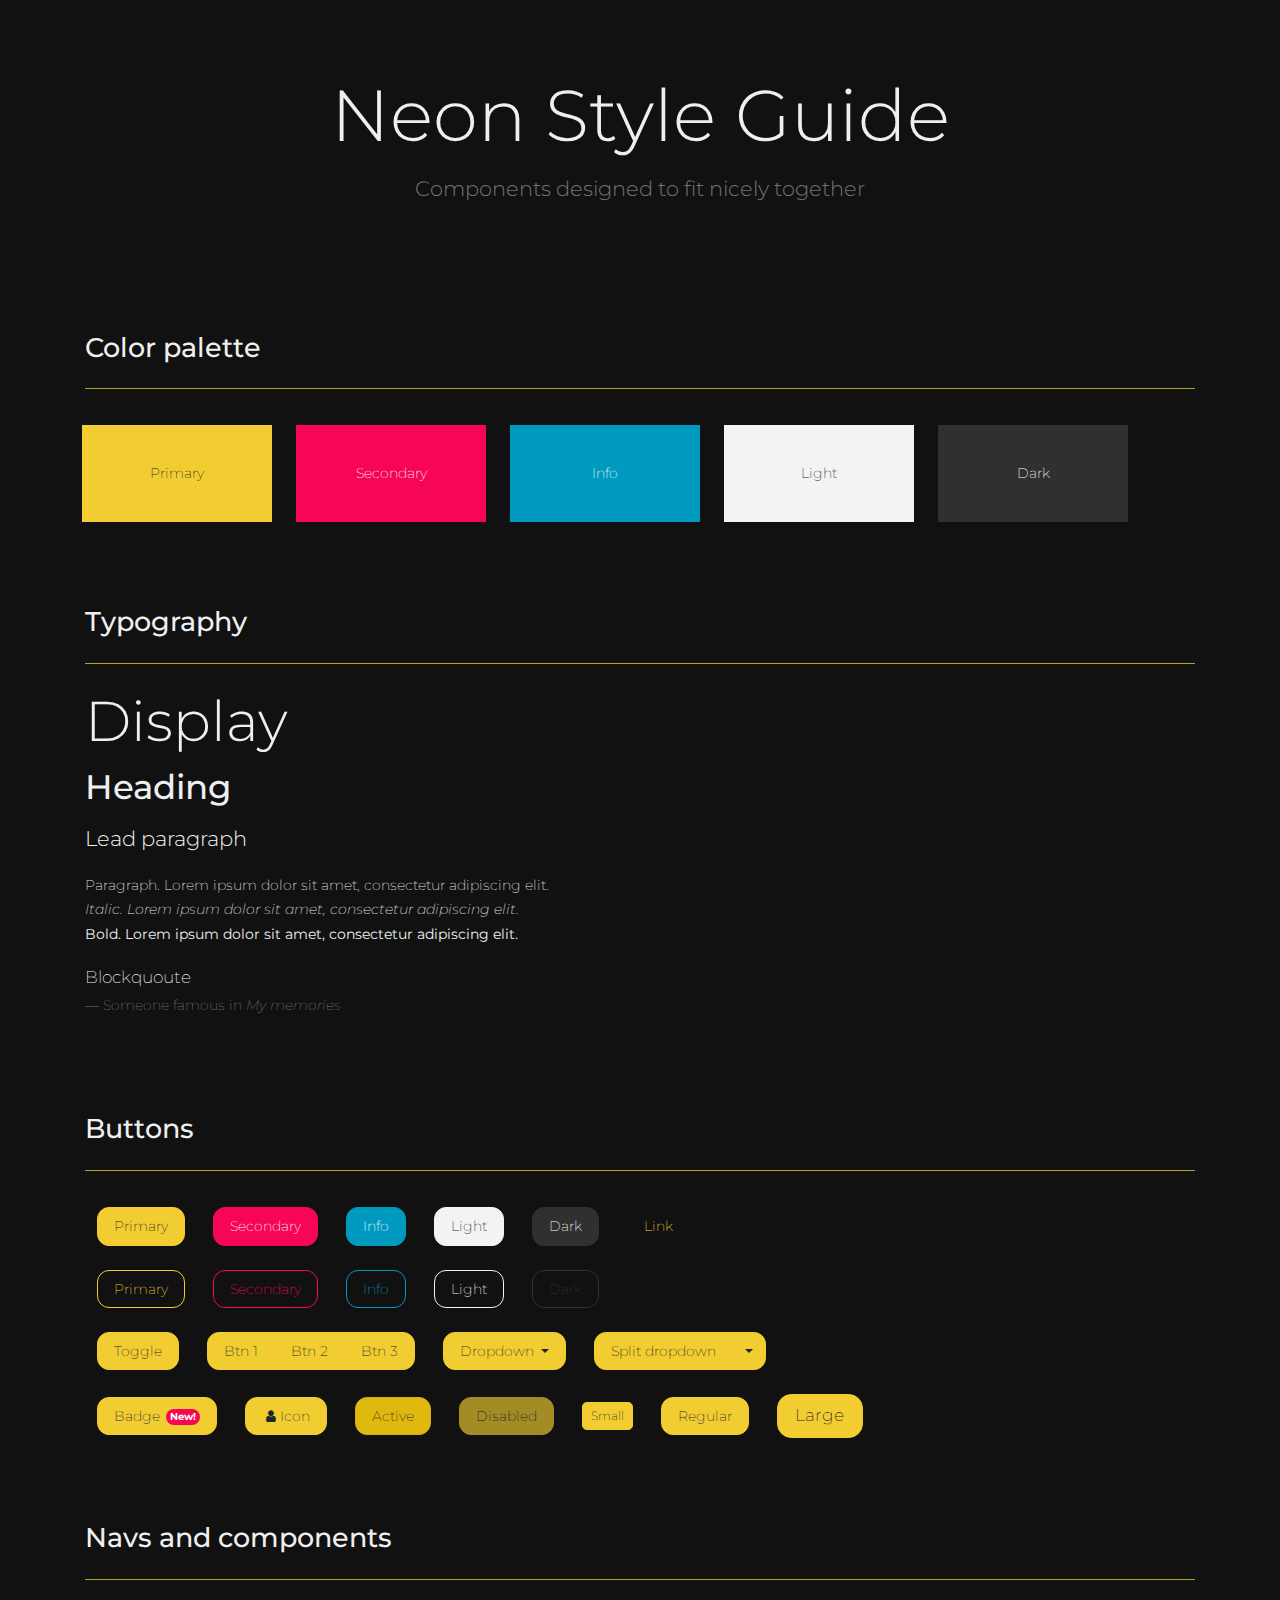
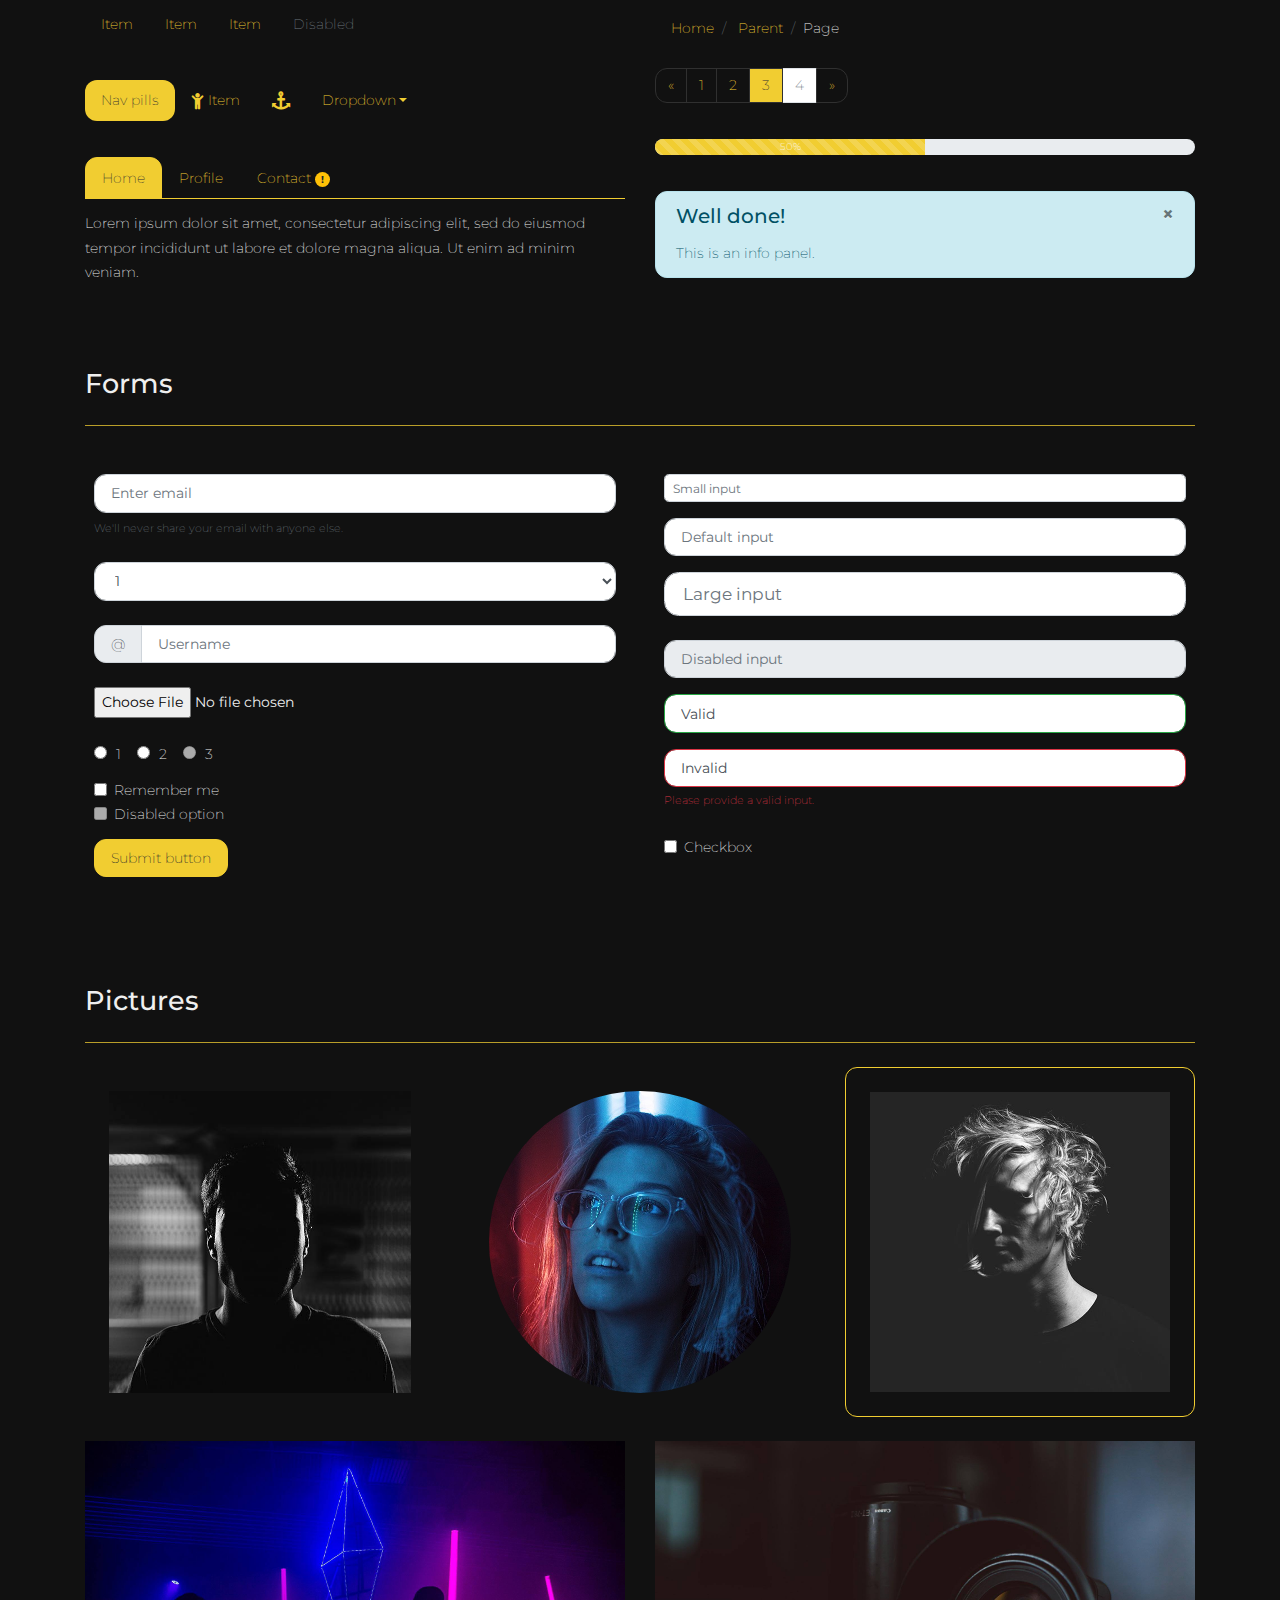
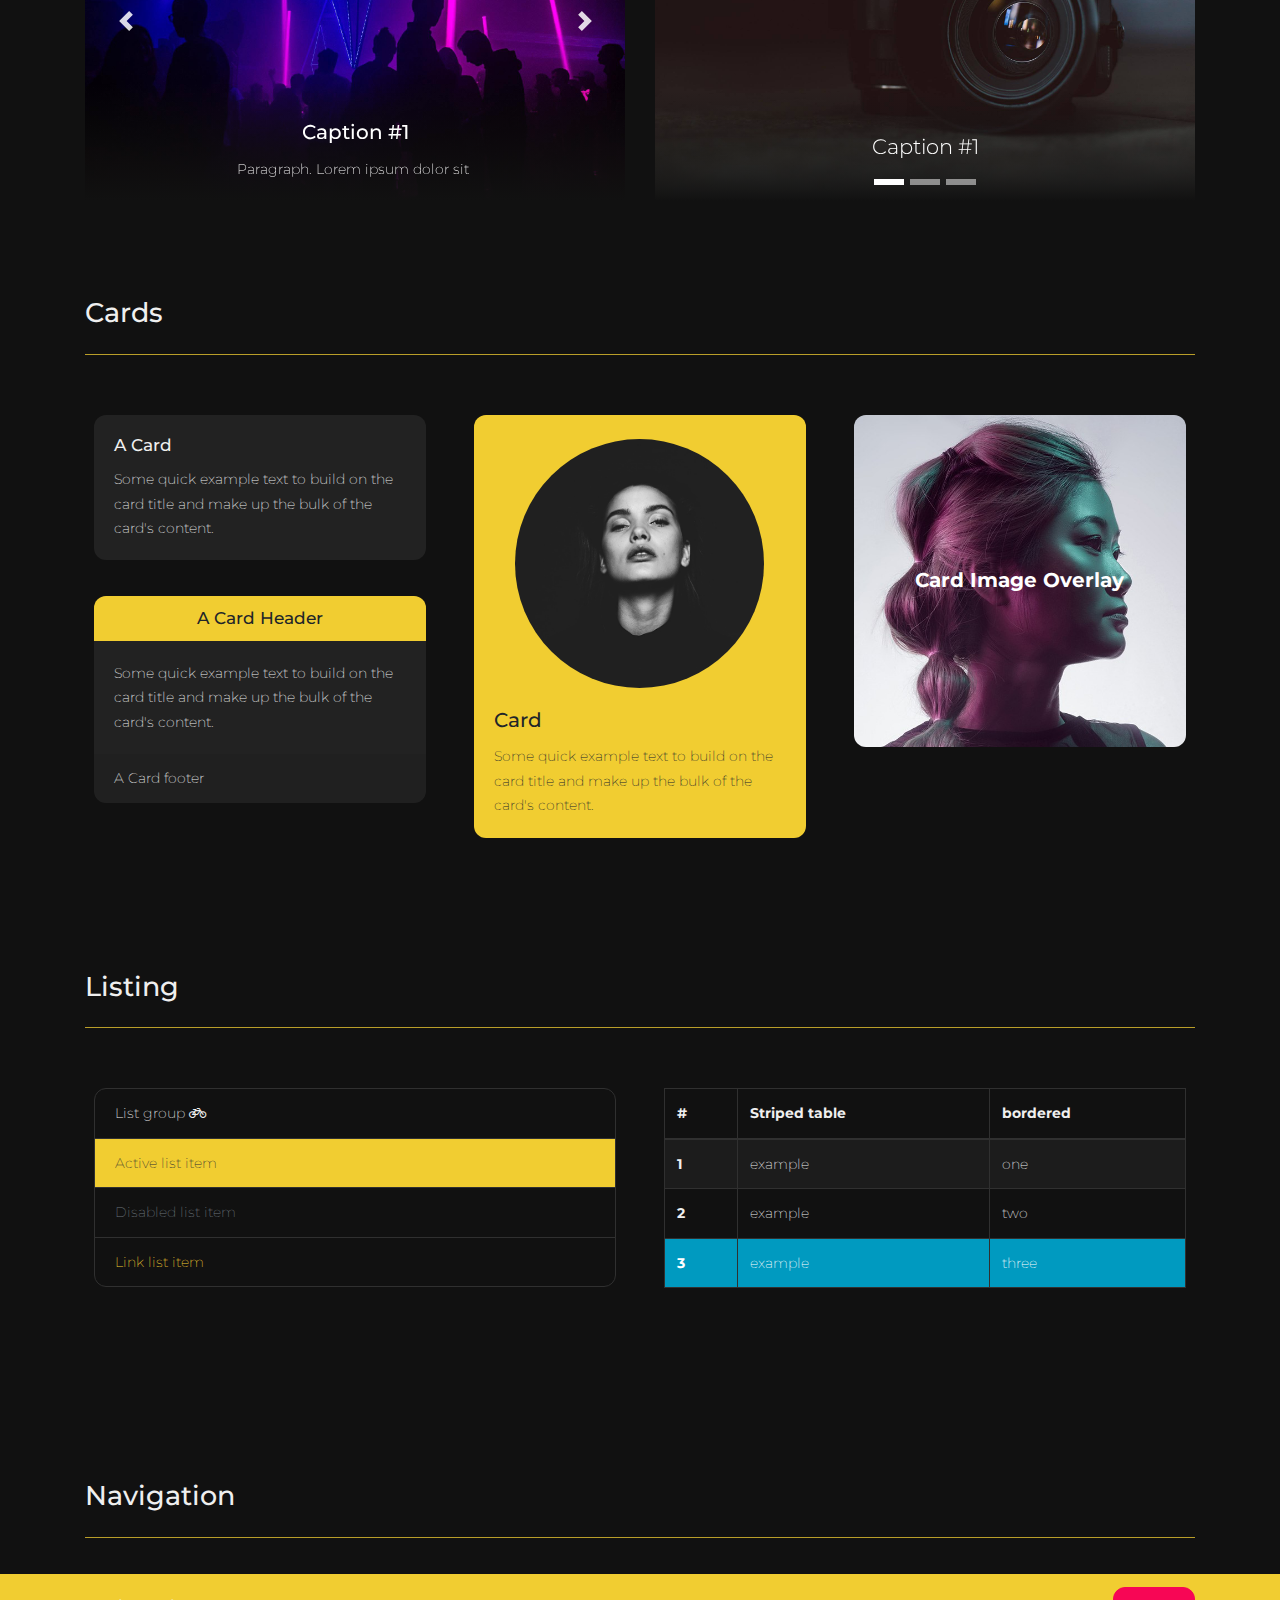
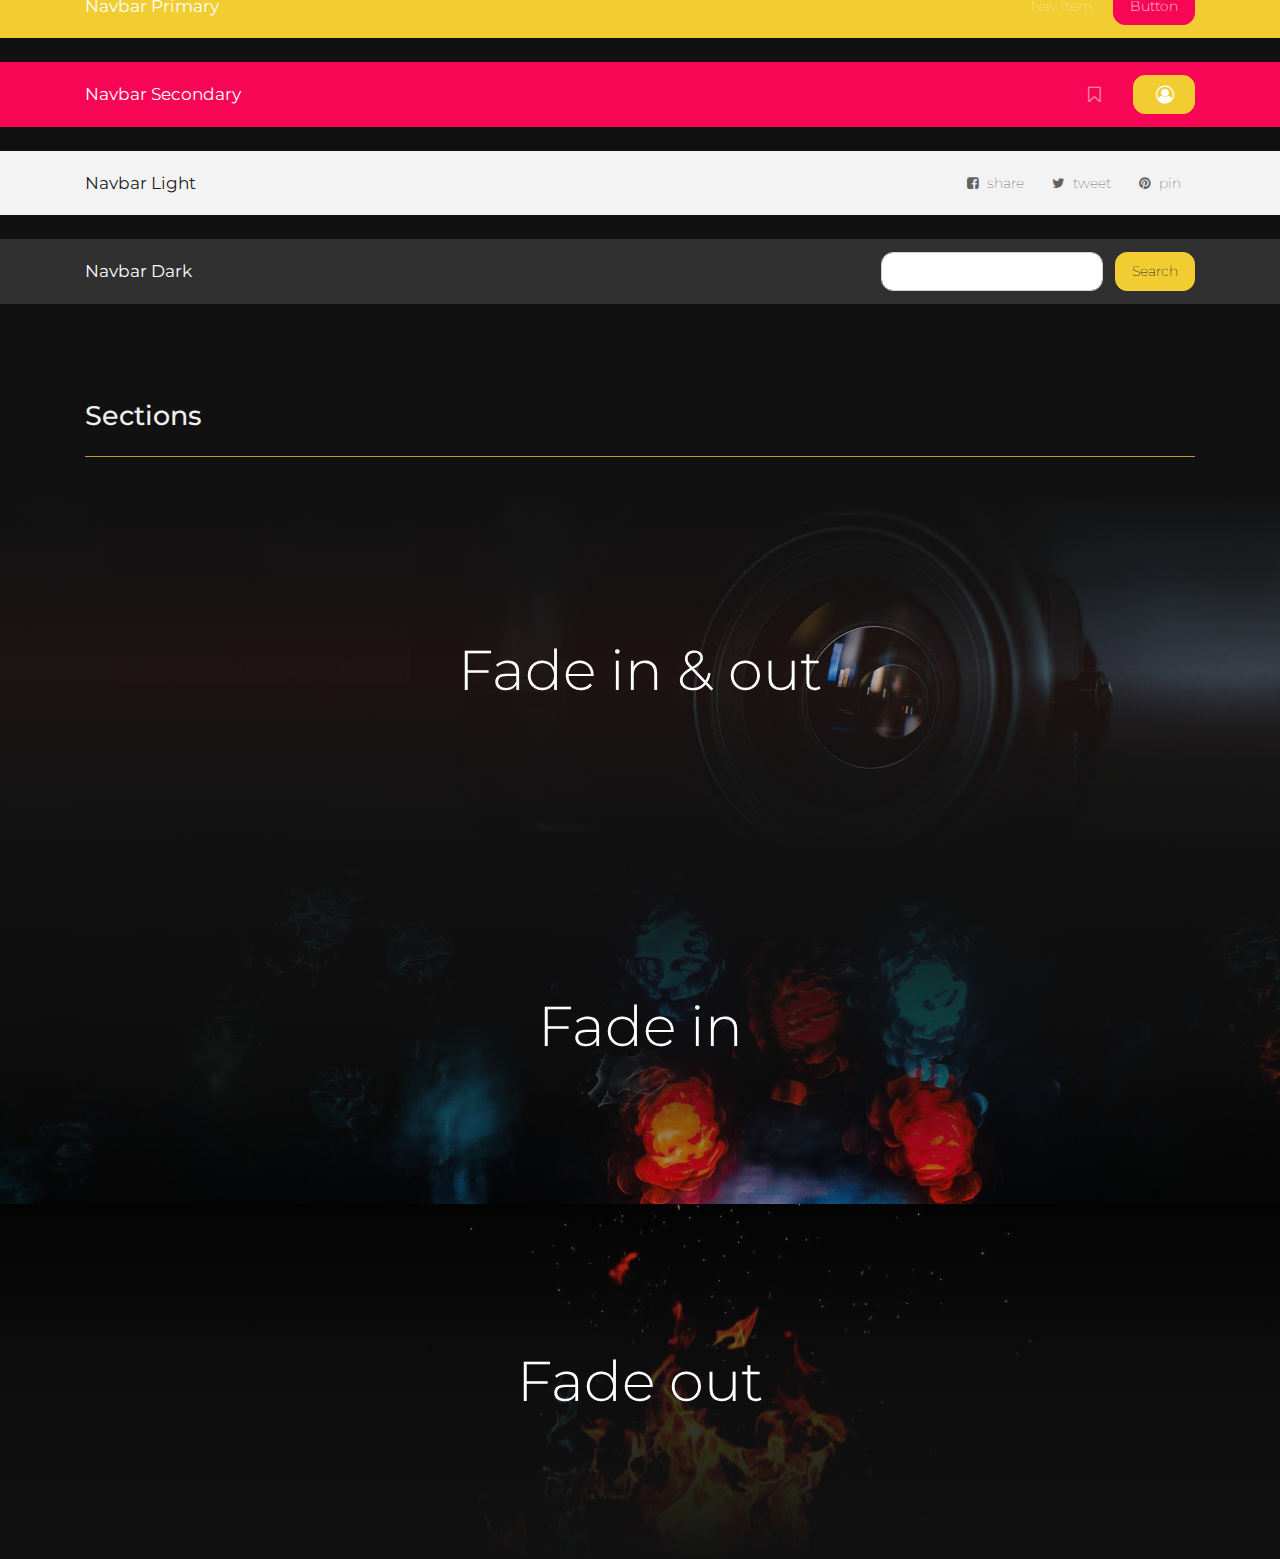
<file: styleguide.html>
<!DOCTYPE html>
<html>

<head>
  <meta charset="utf-8">
  <meta name="viewport" content="width=device-width, initial-scale=1">
  <!-- PAGE settings -->
  <link rel="icon" href="https://templates.pingendo.com/assets/Pingendo_favicon.ico">
  <title>Styleguide</title>
  <meta name="author" content="Pingendo">
  <!-- CSS dependencies -->
  <link rel="stylesheet" href="https://cdnjs.cloudflare.com/ajax/libs/font-awesome/4.7.0/css/font-awesome.min.css" type="text/css">
  <link rel="stylesheet" href="neon.css" type="text/css"> </head>

<body>
  <div class="py-5 text-center">
    <div class="container">
      <div class="row">
        <div class="col-12">
          <h1 class="display-3 text-capitalize">neon style guide</h1>
          <p class="lead text-muted">Components designed to fit nicely together </p>
        </div>
      </div>
    </div>
  </div>
  <div class="py-4">
    <div class="container">
      <div class="row">
        <div class="col-12">
          <h2>Color palette</h2>
          <hr>
          <div class="row text-center">
            <div class="col-md-2 bg-primary m-2">
              <p class="m-0 p-4">Primary</p>
            </div>
            <div class="col-md-2 bg-secondary m-2">
              <p class="m-0 p-4">Secondary</p>
            </div>
            <div class="col-md-2 bg-info m-2">
              <p class="m-0 p-4">Info</p>
            </div>
            <div class="col-md-2 bg-light m-2">
              <p class="m-0 p-4">Light</p>
            </div>
            <div class="col-md-2 bg-dark m-2">
              <p class="m-0 p-4">Dark</p>
            </div>
          </div>
        </div>
      </div>
    </div>
  </div>
  <div class="py-4">
    <div class="container">
      <div class="row">
        <div class="col-12">
          <h2>Typography</h2>
          <hr>
          <h1 class="display-4"> Display </h1>
          <h1>Heading</h1>
          <p class="lead">Lead paragraph </p>
          <p>Paragraph. Lorem ipsum dolor sit amet, consectetur adipiscing elit. <br><i>Italic. Lorem ipsum dolor sit amet, consectetur adipiscing elit.</i> <br><b>Bold. Lorem ipsum dolor sit amet, consectetur adipiscing elit.</b></p>
          <div class="blockquote">
            <p class="mb-0">Blockquoute</p>
            <div class="blockquote-footer">Someone famous in <cite>My memories</cite></div>
          </div>
        </div>
      </div>
    </div>
  </div>
  <div class="py-4">
    <div class="container">
      <div class="row">
        <div class="col-12">
          <h2>Buttons</h2>
          <hr> </div>
      </div>
      <div class="row">
        <div class="col-12"> <a class="btn btn-primary m-2" href="#">Primary</a> <a class="btn btn-secondary m-2" href="#">Secondary</a> <a class="btn btn-info m-2" href="#">Info</a> <a class="btn btn-light m-2" href="#">Light</a> <a class="btn btn-dark m-2" href="#">Dark</a>          <a class="btn btn-link m-2" href="#">Link</a> </div>
      </div>
      <div class="row">
        <div class="col-12"> <a class="btn btn-outline-primary m-2" href="#">Primary</a> <a class="btn btn-outline-secondary m-2" href="#">Secondary</a> <a class="btn btn-outline-info m-2" href="#">Info</a> <a class="btn btn-outline-light m-2" href="#">Light</a> <a class="btn btn-outline-dark m-2"
            href="#">Dark</a> </div>
      </div>
      <div class="row">
        <div class="col-12"> <a class="btn btn-primary m-2" href="" aria-pressed="false" autocomplete="off" data-toggle="button">Toggle</a>
          <div class="btn-group m-2"> <a href="#" class="btn btn-primary">Btn 1</a> <a href="#" class="btn btn-primary">Btn 2</a> <a href="#" class="btn btn-primary">Btn 3</a> </div>
          <div class="btn-group m-2"> <button class="btn btn-primary dropdown-toggle" data-toggle="dropdown">Dropdown </button>
            <div class="dropdown-menu">
              <h6 class="dropdown-header">Dropdown header</h6> <a class="dropdown-item" href="#">Option 1</a> <a class="dropdown-item" href="#">Option 2</a> <a class="dropdown-item disabled" href="#">Disabled option</a>
              <div class="dropdown-divider"></div> <a class="dropdown-item" href="#">Separated link</a> </div>
          </div>
          <div class="btn-group m-2"> <button type="button" class="btn btn-primary" href="#">Split dropdown</button> <button type="button" class="btn dropdown-toggle dropdown-toggle-split btn-primary" data-toggle="dropdown" aria-expanded="false" aria-haspopup="true"></button>
            <div
              class="dropdown-menu"> <a class="dropdown-item" href="#">Action</a> <a class="dropdown-item" href="#">Another action</a> <a class="dropdown-item" href="#">Something else here</a>
              <div class="dropdown-divider"></div> <a class="dropdown-item" href="#">Separated link</a> </div>
        </div>
      </div>
    </div>
    <div class="row">
      <div class="col-12"> <a class="btn btn-primary m-2" href="">Badge<span class="badge badge-secondary ml-1">New!</span></a> <a class="btn btn-primary m-2" href="#"><i class="fa fa-user fa-fw"></i>Icon</a> <a class="btn active btn-primary m-2" href="">Active</a> <a class="btn disabled btn-primary m-2"
          href="">Disabled</a> <a class="btn btn-sm btn-primary m-2" href="">Small</a> <a class="btn btn-primary m-2" href="">Regular</a> <a class="btn btn-lg btn-primary m-2" href="">Large</a> </div>
    </div>
  </div>
  </div>
  <div class="py-4">
    <div class="container">
      <div class="row">
        <div class="col-12">
          <h2>Navs and components</h2>
          <hr> </div>
      </div>
      <div class="row">
        <div class="col-md-6">
          <ul class="nav">
            <li class="nav-item"> <a class="nav-link" href="#">Item</a> </li>
            <li class="nav-item"> <a class="nav-link" href="#">Item</a> </li>
            <li class="nav-item"> <a href="#" class="nav-link">Item</a> </li>
            <li class="nav-item"> <a class="nav-link disabled" href="#">Disabled</a> </li>
          </ul>
          <ul class="nav nav-pills my-4">
            <li class="nav-item"> <a href="#" class="nav-link active">Nav pills</a> </li>
            <li class="nav-item"> <a class="nav-link" href="#"><i class="fa fa-lg fa-child"></i> Item</a> </li>
            <li class="nav-item"> <a class="nav-link" href="#"><i class="fa fa-lg fa-anchor mt-1"></i></a> </li>
            <li class="nav-item dropdown"> <a class="nav-link dropdown-toggle" data-toggle="dropdown" href="#" role="button" aria-haspopup="true" aria-expanded="false">Dropdown</a>
              <div class="dropdown-menu"> <a class="dropdown-item" href="#">Option 1</a> <a class="dropdown-item" href="#">Option 2</a>
                <div class="dropdown-divider"></div> <a class="dropdown-item" href="#">Separated link</a> </div>
            </li>
          </ul>
          <ul class="nav nav-tabs">
            <li class="nav-item"> <a href="#home" class="nav-link active" aria-controls="home" aria-selected="true" data-toggle="tab" id="home-tab" role="tab">Home</a> </li>
            <li class="nav-item"> <a class="nav-link" href="#profile" aria-controls="profile" aria-selected="false" data-toggle="tab" id="profile-tab" role="tab">Profile</a> </li>
            <li class="nav-item"> <a href="#contact" class="nav-link" aria-controls="contact" aria-selected="false" data-toggle="tab" id="contact-tab" role="tab">Contact <span class="badge badge-pill badge-warning">!</span></a> </li>
          </ul>
          <div class="tab-content my-2" id="myTabContent">
            <div class="tab-pane fade show active" id="home" role="tabpanel" aria-labelledby="home-tab">Lorem ipsum dolor sit amet, consectetur adipiscing elit, sed do eiusmod tempor incididunt ut labore et dolore magna aliqua. Ut enim ad minim veniam.</div>
            <div class="tab-pane fade" id="profile" role="tabpanel" aria-labelledby="profile-tab">Quis nostrud exercitation ullamco laboris nisi ut aliquip ex ea commodo consequat. Duis aute irure dolor in reprehenderit in voluptate velit esse cillum dolore eu fugiat nulla pariatur.</div>
            <div class="tab-pane fade" id="contact" role="tabpanel"
              aria-labelledby="contact-tab">Excepteur sint occaecat cupidatat non proident, sunt in culpa qui officia deserunt mollit anim id est laborum. Consectetur adipiscing elit, sed do eiusmod tempor incididunt. </div>
          </div>
        </div>
        <div class="col-md-6">
          <ul class="breadcrumb">
            <li class="breadcrumb-item"> <a href="#">Home</a> </li>
            <li class="breadcrumb-item"> <a href="#">Parent</a> </li>
            <li class="breadcrumb-item active">Page</li>
          </ul>
          <ul class="pagination">
            <li class="page-item"> <a class="page-link" href="#" aria-label="Previous"> <span aria-hidden="true">«</span> <span class="sr-only">Previous</span> </a> </li>
            <li class="page-item"> <a class="page-link" href="#">1</a> </li>
            <li class="page-item"> <a class="page-link" href="#">2</a> </li>
            <li class="page-item active"> <a class="page-link" href="#">3</a> </li>
            <li class="page-item disabled"> <a class="page-link" href="#">4</a> </li>
            <li class="page-item"> <a class="page-link" href="#" aria-label="Next"> <span aria-hidden="true">»</span> <span class="sr-only">Next</span> </a> </li>
          </ul>
          <div class="progress my-4">
            <div class="progress-bar progress-bar-striped" role="progressbar" style="width: 50%" aria-valuenow="50" aria-valuemin="0" aria-valuemax="100">50%</div>
          </div>
          <div class="alert alert-info" role="alert"> <button type="button" class="close" data-dismiss="alert" aria-label="Close">×</button>
            <h4 class="alert-heading">Well done! </h4>
            <p class="mb-0">This is an info panel.</p>
          </div>
        </div>
      </div>
    </div>
  </div>
  <div class="py-4">
    <div class="container">
      <div class="row">
        <div class="col-12">
          <h2>Forms</h2>
          <hr> </div>
      </div>
      <div class="row">
        <div class="col-md-6 p-3">
          <form method="post" action="">
            <div class="form-group mb-1"> <input type="email" name="email" class="form-control" placeholder="Enter email"> </div> <small id="emailHelp" class="form-text text-muted">We'll never share your email with anyone else.</small>
            <div class="form-group my-3"><select class="form-control"><option value="1">1</option><option value="2">2</option><option value="3">3</option></select></div>
            <div class="form-group my-3">
              <div class="input-group">
                <div class="input-group-prepend"><span class="input-group-text" id="basic-addon1">@</span></div> <input type="text" class="form-control" id="inlineFormInputGroup" placeholder="Username"> </div>
            </div>
            <div class="form-group my-3"> <input type="file" class="form-control-file" id="exampleFormControlFile1"> </div>
            <div class="form-check form-check-inline"> <label class="form-check-label">
                <input class="form-check-input" type="radio" value="option1" id="inlineRadio1" name="inlineRadioOptions"> 1
              </label> </div>
            <div class="form-check form-check-inline"> <label class="form-check-label">
                <input class="form-check-input" type="radio" value="option2" id="inlineRadio2" name="inlineRadioOptions"> 2
              </label> </div>
            <div class="form-check form-check-inline disabled"> <label class="form-check-label">
                <input class="form-check-input" type="radio" name="inlineRadioOptions" id="inlineRadio3" value="option3" disabled=""> 3
              </label> </div>
            <div class="form-check mt-2"> <input class="form-check-input" type="checkbox" id="exampleCheck1" value="on"><label class="form-check-label" for="exampleCheck1">Remember me</label></div>
            <div class="form-check disabled"> <label class="form-check-label"> <input class="form-check-input" type="checkbox" value="" disabled=""> Disabled option </label> </div> <button type="submit" class="btn btn-primary my-2">Submit button</button> </form>
        </div>
        <div class="col-md-6 p-3">
          <form class="" method="post" action="">
            <div class="form-group"> <input type="email" class="form-control form-control-sm" placeholder="Small input" name="email"> </div>
            <div class="form-group"> <input type="email" class="form-control" name="email" placeholder="Default input"> </div>
            <div class="form-group"> <input type="text" class="form-control form-control-lg" placeholder="Large input"> </div>
          </form>
          <form class="my-3" method="post" action="">
            <div class="form-group"> <input type="text" class="form-control" placeholder="Disabled input" id="disabledTextInput" disabled=""> </div>
            <div class="form-group"> <input type="text" class="form-control is-valid" placeholder="First name" id="validationServer01" required="" value="Valid"> </div>
            <div class="form-group"> <input type="text" class="form-control is-invalid" placeholder="First name" id="validationServer01" required="" value="Invalid">
              <div class="invalid-feedback">Please provide a valid input.</div>
            </div>
          </form>
          <form>
            <div class="form-group">
              <div class="form-check"> <input class="form-check-input" type="checkbox" id="exampleCheck1" value="on"><label class="form-check-label" for="exampleCheck1">Checkbox</label></div>
            </div>
          </form>
        </div>
      </div>
    </div>
  </div>
  <div class="py-4">
    <div class="container">
      <div class="row">
        <div class="col-md-12">
          <h2>Pictures</h2>
          <hr> </div>
      </div>
      <div class="row text-center">
        <div class="col-md-4"> <img class="img-fluid p-3" src="assets/styleguide/people_1.jpg" alt="Card image"> </div>
        <div class="col-md-4"> <img class="img-fluid rounded-circle p-3" src="assets/styleguide/people_2.jpg" alt="Card image"> </div>
        <div class="col-md-4"> <img class="img-fluid img-thumbnail p-3" src="assets/styleguide/people_3.jpg" alt="Card image"> </div>
      </div>
      <div class="row">
        <div class="col-md-6">
          <div class="carousel slide my-3" data-ride="carousel" id="carousel-1">
            <div class="carousel-inner" role="listbox">
              <div class="carousel-item active"> <img class="d-block img-fluid" src="assets/styleguide/cover_2.jpg" data-holder-rendered="true">
                <div class="carousel-caption">
                  <h4>Caption #1</h4>
                  <p class="mb-0">Paragraph. Lorem ipsum dolor sit&nbsp;</p>
                </div>
              </div>
              <div class="carousel-item"> <img class="d-block img-fluid" src="assets/styleguide/cover_3.jpg" data-holder-rendered="true">
                <div class="carousel-caption">
                  <h4>Caption #2</h4>
                  <p class="mb-0">Paragraph. Lorem ipsum dolor sit&nbsp;</p>
                </div>
              </div>
            </div> <a class="carousel-control-prev" role="#carousel-1" data-slide="prev" href="#carousel-1"> <span class="carousel-control-prev-icon" aria-hidden="true"></span> <span class="sr-only">Previous</span> </a> <a class="carousel-control-next" role="button"
              data-slide="next" href="#carousel-1"> <span class="carousel-control-next-icon" aria-hidden="true"></span> <span class="sr-only">Next</span> </a> </div>
        </div>
        <div class="col-md-6">
          <div class="carousel slide my-3" data-ride="carousel" id="carousel-2" data-interval="5000">
            <ol class="carousel-indicators">
              <li data-target="#carousel-2" data-slide-to="0" class="active">&nbsp;</li>
              <li data-target="#carousel-2" data-slide-to="1">&nbsp;</li>
              <li data-target="#carousel-2" data-slide-to="2">&nbsp;</li>
            </ol>
            <div class="carousel-inner" role="listbox">
              <div class="carousel-item active"> <img class="d-block img-fluid" src="assets/styleguide/cover_1.jpg" data-holder-rendered="true">
                <div class="carousel-caption">
                  <p class="lead">Caption #1</p>
                </div>
              </div>
              <div class="carousel-item"> <img class="d-block img-fluid" src="assets/styleguide/cover_4.jpg" data-holder-rendered="true">
                <div class="carousel-caption">
                  <p class="lead">Caption #2</p>
                </div>
              </div>
            </div>
          </div>
        </div>
      </div>
    </div>
  </div>
  <div class="py-4">
    <div class="container">
      <div class="row">
        <div class="col-12">
          <h2>Cards</h2>
          <hr class="mb-4"> </div>
      </div>
      <div class="row">
        <div class="col-md-4 p-3">
          <div class="card">
            <div class="card-body">
              <h5>A Card</h5>
              <p class="card-text">Some quick example text to build on the card title and make up the bulk of the card's content.</p>
            </div>
          </div>
          <div class="card my-4">
            <div class="card-header bg-primary">
              <h5 class="mb-0 text-center">A Card Header</h5>
            </div>
            <div class="card-body">
              <p class="card-text">Some quick example text to build on the card title and make up the bulk of the card's content.</p>
            </div>
            <div class="card-footer">A Card footer</div>
          </div>
        </div>
        <div class="col-md-4 p-3">
          <div class="bg-primary card"> <img class="img-fluid rounded-circle w-75 mx-auto mt-3" src="assets/styleguide/people_5.jpg" alt="Card image">
            <div class="card-body">
              <h4 class="card-title">Card</h4>
              <p class="card-text">Some quick example text to build on the card title and make up the bulk of the card's content.</p>
            </div>
          </div>
        </div>
        <div class="col-md-4 p-3">
          <div class="card">
            <div class="card-img-overlay align-items-center d-flex">
              <h4 class="w-100 text-center mb-0 text-white"><b>Card Image Overlay</b></h4>
            </div> <img class="img-fluid w-100 rounded" src="assets/styleguide/people_6.jpg" alt="Card image"> </div>
        </div>
      </div>
    </div>
  </div>
  <div class="py-5">
    <div class="container">
      <div class="row">
        <div class="col-12">
          <h2>Listing</h2>
          <hr class="mb-4"> </div>
      </div>
      <div class="row">
        <div class="col-md-6 p-3">
          <ul class="list-group">
            <li class="list-group-item">List group <i class="fa fa-fw fa-bicycle"></i> </li>
            <li class="list-group-item active"> Active list item</li>
            <li class="list-group-item disabled">Disabled list item</li> <a href="#" class="list-group-item list-group-item-action">Link list item</a> </ul>
        </div>
        <div class="col-md-6 p-3">
          <table class="table table-hover table-striped table-bordered">
            <thead class="thead-inverse">
              <tr>
                <th scope="col">#</th>
                <th scope="col">Striped table</th>
                <th scope="col">bordered</th>
              </tr>
            </thead>
            <tbody>
              <tr>
                <th scope="row">1</th>
                <td>example</td>
                <td>one</td>
              </tr>
              <tr>
                <th scope="row">2</th>
                <td>example</td>
                <td>two</td>
              </tr>
              <tr class="bg-info">
                <th scope="row">3</th>
                <td>example</td>
                <td>three</td>
              </tr>
            </tbody>
          </table>
        </div>
      </div>
    </div>
  </div>
  <div class="pt-5">
    <div class="container">
      <div class="row">
        <div class="col-12">
          <h2>Navigation</h2>
          <hr class="mb-4"> </div>
      </div>
    </div>
  </div>
  <nav class="navbar navbar-expand-md navbar-dark bg-primary">
    <div class="container"> <a class="navbar-brand" href="#"><b>Navbar Primary&nbsp;</b></a> <button class="navbar-toggler navbar-toggler-right" type="button" data-toggle="collapse" data-target="#navbarPrimarySupportedContent" aria-controls="navbar2SupportedContent" aria-expanded="false"
        aria-label="Toggle navigation">
      <span class="navbar-toggler-icon"></span> </button>
      <div class="collapse navbar-collapse text-center justify-content-end" id="navbarPrimarySupportedContent">
        <ul class="navbar-nav">
          <li class="nav-item"> <a class="nav-link" href="#"> Nav item</a> </li>
        </ul> <a class="btn navbar-btn ml-2 btn-secondary" href="#"> Button</a> </div>
    </div>
  </nav>
  <nav class="navbar navbar-expand-md navbar-dark bg-secondary my-3">
    <div class="container"> <a class="navbar-brand" href="#"><b>Navbar Secondary</b></a> <button class="navbar-toggler navbar-toggler-right" type="button" data-toggle="collapse" data-target="#navbarSecondarySupportedContent" aria-controls="navbar2SupportedContent" aria-expanded="false"
        aria-label="Toggle navigation">
      <span class="navbar-toggler-icon"></span> </button>
      <div class="collapse navbar-collapse text-center justify-content-end" id="navbarSecondarySupportedContent">
        <ul class="navbar-nav">
          <li class="nav-item mx-2"> <a class="nav-link" href="#"><i class="fa d-inline fa-lg fa-bookmark-o"></i></a> </li>
        </ul> <a class="btn navbar-btn ml-2 text-white btn-primary" href="#"><i class="fa d-inline fa-lg fa-user-circle-o ml-1"></i>&nbsp;</a> </div>
    </div>
  </nav>
  <nav class="navbar navbar-expand-md my-3 navbar-light bg-light">
    <div class="container"> <a class="navbar-brand" href="#"><b>Navbar Light</b></a> <button class="navbar-toggler navbar-toggler-right" type="button" data-toggle="collapse" data-target="#navbarLightSupportedContent" aria-controls="navbar2SupportedContent" aria-expanded="false"
        aria-label="Toggle navigation">
      <span class="navbar-toggler-icon"></span> </button>
      <div class="collapse navbar-collapse text-center justify-content-end" id="navbarLightSupportedContent">
        <ul class="navbar-nav">
          <li class="nav-item mx-1"> <a class="nav-link" href="#"><i class="fa d-inline fa-facebook-square"></i>&nbsp; share</a> </li>
          <li class="nav-item mx-1"> <a class="nav-link" href="#"><i class="fa d-inline fa-twitter"></i>&nbsp; tweet</a> </li>
          <li class="nav-item mx-1"> <a class="nav-link" href="#"><i class="fa d-inline fa-pinterest"></i>&nbsp; pin</a> </li>
        </ul>
      </div>
    </div>
  </nav>
  <nav class="navbar navbar-expand-md my-3 navbar-dark bg-dark">
    <div class="container"> <a class="navbar-brand" href="#"><b>Navbar Dark</b></a> <button class="navbar-toggler navbar-toggler-right" type="button" data-toggle="collapse" data-target="#navbarDarkSupportedContent" aria-controls="navbar2SupportedContent" aria-expanded="false"
        aria-label="Toggle navigation">
      <span class="navbar-toggler-icon"></span> </button>
      <div class="collapse navbar-collapse text-center justify-content-end" id="navbarDarkSupportedContent">
        <ul class="navbar-nav"></ul>
        <form class="form-inline my-2 my-lg-0"> <input class="form-control mr-sm-2" type="text" placeholder="Search"> <button class="btn my-2 my-sm-0 btn-primary" type="submit">Search</button> </form>
      </div>
    </div>
  </nav>
  <div class="pt-5">
    <div class="container">
      <div class="row">
        <div class="col-md-12">
          <h2>Sections</h2>
          <hr class="mb-4"> </div>
      </div>
    </div>
  </div> 
  <div class="py-5 text-center section-fade-in-out" style="background-image: url(&quot;assets/styleguide/cover_1.jpg&quot;);">
    <div class="container py-5">
      <div class="row">
        <div class="col-md-12">
          <h1 class="display-4 mb-0">Fade in &amp; out</h1>
        </div>
      </div>
    </div>
  </div>
  <div class="py-5 text-center section-fade-in" style="background-image: url(&quot;assets/styleguide/cover_4.jpg&quot;);">
    <div class="container py-5">
      <div class="row">
        <div class="col-md-12">
          <h1 class="display-4 mb-0">Fade in</h1>
        </div>
      </div>
    </div>
  </div>
  <div class="py-5 text-center section-fade-out" style="background-image: url(&quot;assets/styleguide/cover_3.jpg&quot;);">
    <div class="container py-5">
      <div class="row">
        <div class="col-md-12">
          <h1 class="display-4 mb-0">Fade out</h1>
        </div>
      </div>
    </div>
  </div>
  <script src="http://code.jquery.com/jquery-3.2.1.js" integrity="sha256-DZAnKJ/6XZ9si04Hgrsxu/8s717jcIzLy3oi35EouyE=" crossorigin="anonymous"></script>
  <script src="https://cdnjs.cloudflare.com/ajax/libs/popper.js/1.12.9/umd/popper.min.js" integrity="sha384-ApNbgh9B+Y1QKtv3Rn7W3mgPxhU9K/ScQsAP7hUibX39j7fakFPskvXusvfa0b4Q" crossorigin="anonymous"></script>
  <script src="https://maxcdn.bootstrapcdn.com/bootstrap/4.0.0/js/bootstrap.min.js" integrity="sha384-JZR6Spejh4U02d8jOt6vLEHfe/JQGiRRSQQxSfFWpi1MquVdAyjUar5+76PVCmYl" crossorigin="anonymous"></script>



  <script src="https://code.jquery.com/jquery-3.3.1.min.js"></script>
  <script src="https://cdnjs.cloudflare.com/ajax/libs/popper.js/1.14.3/umd/popper.min.js" integrity="sha384-ZMP7rVo3mIykV+2+9J3UJ46jBk0WLaUAdn689aCwoqbBJiSnjAK/l8WvCWPIPm49" crossorigin="anonymous"></script>
  <script src="https://stackpath.bootstrapcdn.com/bootstrap/4.1.3/js/bootstrap.min.js" integrity="sha384-ChfqqxuZUCnJSK3+MXmPNIyE6ZbWh2IMqE241rYiqJxyMiZ6OW/JmZQ5stwEULTy" crossorigin="anonymous"></script>
</body>

</html>
</file>
